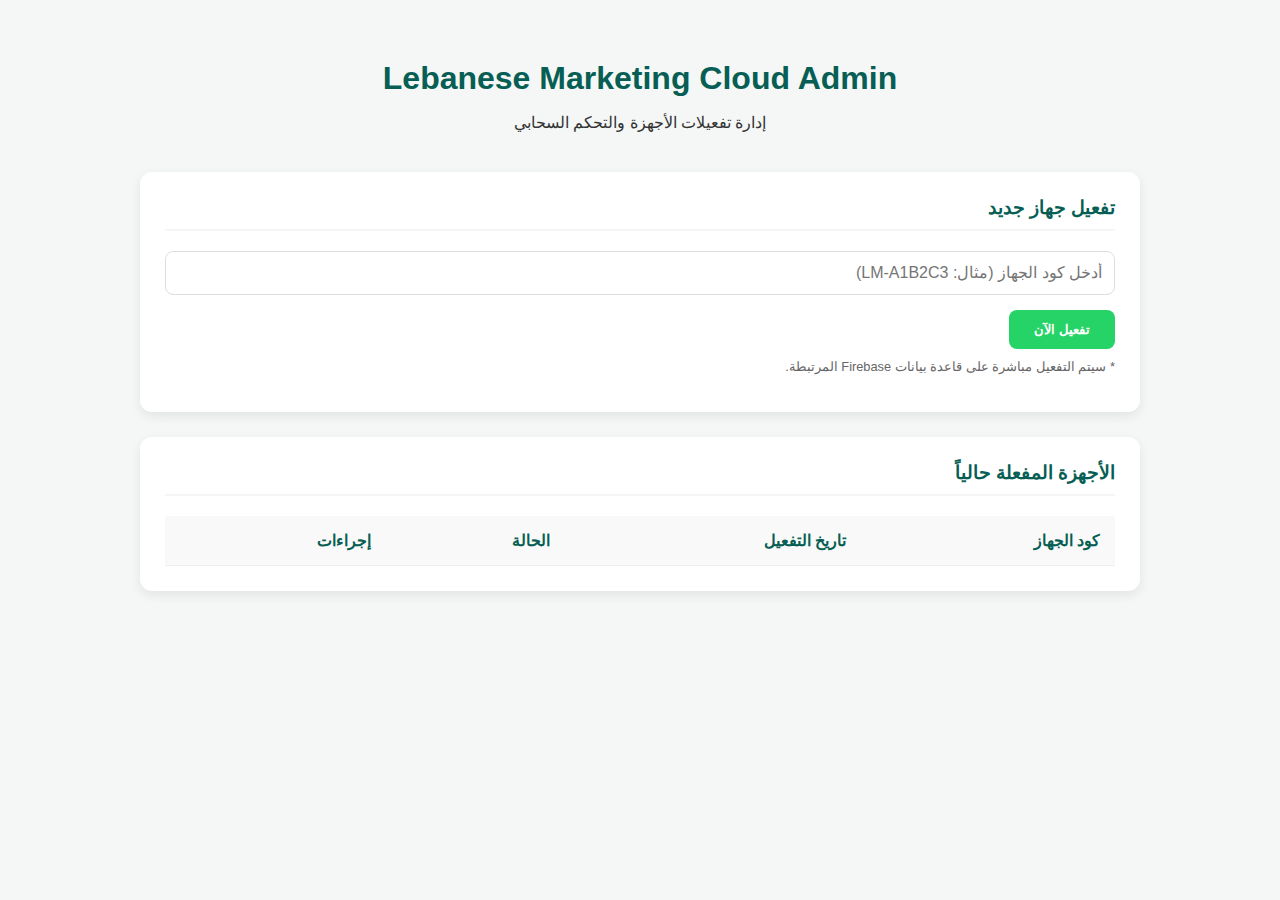
<file: index.html>
<!DOCTYPE html>
<html lang="ar" dir="rtl">
<head>
    <meta charset="UTF-8">
    <meta name="viewport" content="width=device-width, initial-scale=1.0">
    <title>Lebanese Marketing - Admin Dashboard v2.0</title>
    <link rel="stylesheet" href="style.css">
</head>
<body>
    <div class="dashboard-container">
        <header>
            <h1>Lebanese Marketing Cloud Admin</h1>
            <p>إدارة تفعيلات الأجهزة والتحكم السحابي</p>
        </header>

        <section class="activation-section">
            <div class="card">
                <h3>تفعيل جهاز جديد</h3>
                <div class="input-group">
                    <input type="text" id="deviceIdInput" placeholder="أدخل كود الجهاز (مثال: LM-A1B2C3)">
                    <button id="activateBtn" class="btn-primary">تفعيل الآن</button>
                </div>
                <p style="font-size: 0.8rem; color: #666; margin-top: 10px;">* سيتم التفعيل مباشرة على قاعدة بيانات Firebase المرتبطة.</p>
            </div>
        </section>

        <section class="list-section">
            <div class="card">
                <h3>الأجهزة المفعلة حالياً</h3>
                <div id="loadingStatus" style="display:none; text-align: center; padding: 10px; font-weight: bold; color: #075E54;">جاري تحميل البيانات من السحابة...</div>
                <table id="devicesTable">
                    <thead>
                        <tr>
                            <th>كود الجهاز</th>
                            <th>تاريخ التفعيل</th>
                            <th>الحالة</th>
                            <th>إجراءات</th>
                        </tr>
                    </thead>
                    <tbody id="devicesList">
                        <!-- سيتم ملء البيانات هنا تلقائياً -->
                    </tbody>
                </table>
            </div>
        </section>
    </div>

    <script src="app.js"></script>
</body>
</html>
</file>
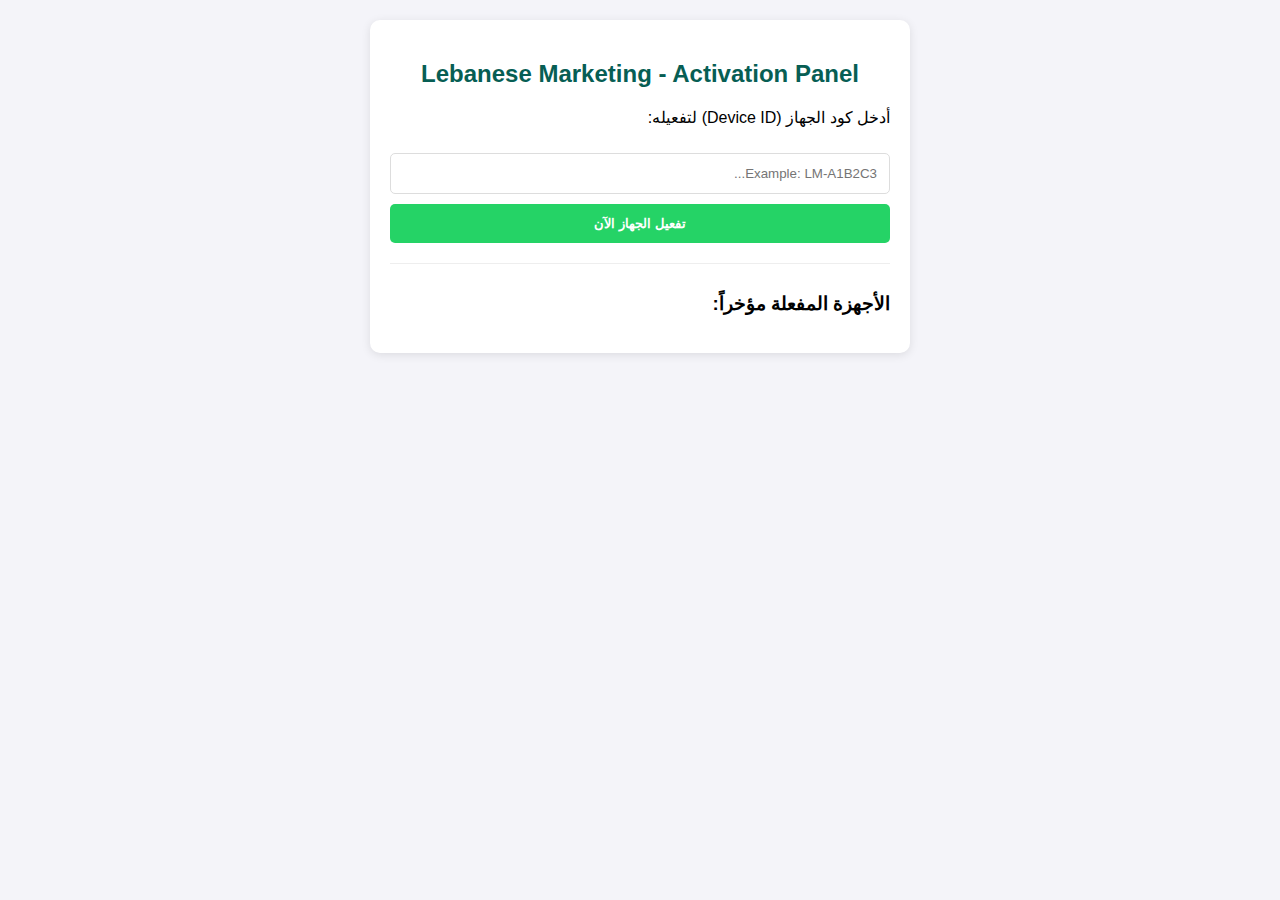
<file: admin.html>
<!DOCTYPE html>
<html lang="ar" dir="rtl">
<head>
    <meta charset="UTF-8">
    <meta name="viewport" content="width=device-width, initial-scale=1.0">
    <title>Admin Panel - Lebanese Marketing</title>
    <style>
        body { font-family: sans-serif; background: #f4f4f9; margin: 0; padding: 20px; }
        .container { max-width: 500px; margin: auto; background: white; padding: 20px; border-radius: 10px; box-shadow: 0 2px 10px rgba(0,0,0,0.1); }
        h2 { color: #075E54; text-align: center; }
        input { width: 100%; padding: 12px; margin: 10px 0; border: 1px solid #ddd; border-radius: 5px; box-sizing: border-box; }
        button { width: 100%; padding: 12px; background: #25D366; color: white; border: none; border-radius: 5px; cursor: pointer; font-weight: bold; }
        button:hover { background: #128C7E; }
        .log { margin-top: 20px; border-top: 1px solid #eee; padding-top: 10px; }
        .device-item { background: #f9f9f9; padding: 10px; margin: 5px 0; border-radius: 5px; display: flex; justify-content: space-between; align-items: center; }
        .status { font-size: 0.8rem; color: #666; }
    </style>
</head>
<body>
    <div class="container">
        <h2>Lebanese Marketing - Activation Panel</h2>
        <p>أدخل كود الجهاز (Device ID) لتفعيله:</p>
        <input type="text" id="deviceIdInput" placeholder="Example: LM-A1B2C3...">
        <button onclick="activateDevice()">تفعيل الجهاز الآن</button>

        <div class="log">
            <h3>الأجهزة المفعلة مؤخراً:</h3>
            <div id="deviceList">
                <!-- سيتم إضافة الأجهزة هنا -->
            </div>
        </div>
    </div>

    <script>
        function activateDevice() {
            const id = document.getElementById('deviceIdInput').value.trim();
            if (!id) {
                alert('يرجى إدخال كود الجهاز');
                return;
            }

            const list = document.getElementById('deviceList');
            const item = document.createElement('div');
            item.className = 'device-item';
            item.innerHTML = `<span>${id}</span> <span class="status">تم التفعيل ✅</span>`;
            list.prepend(item);
            
            alert('تم إرسال أمر التفعيل للجهاز: ' + id);
            document.getElementById('deviceIdInput').value = '';
        }
    </script>
</body>
</html>
</file>
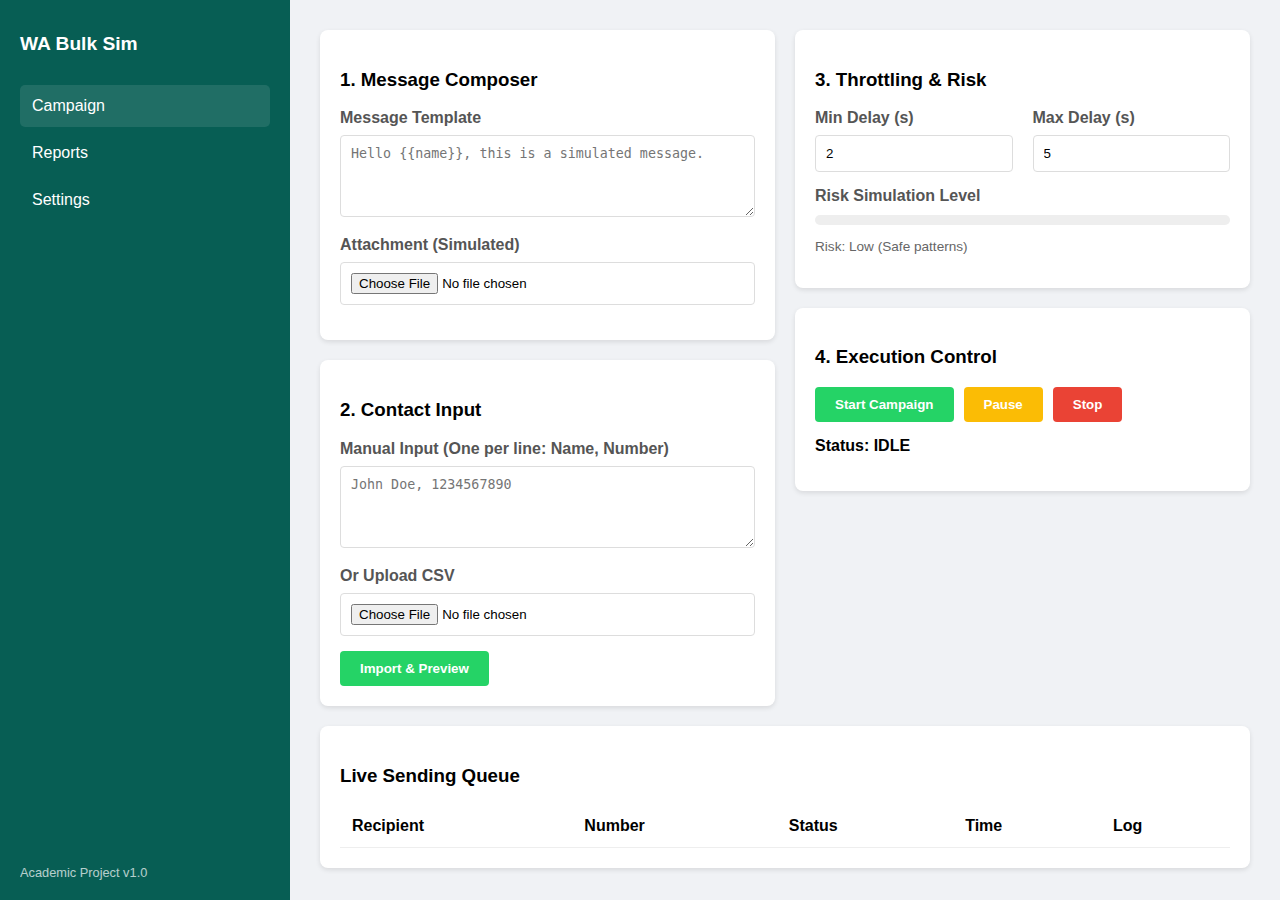
<file: dashboard.html>
<!DOCTYPE html>
<html lang="en">
<head>
  <meta charset="UTF-8">
  <title>Bulk Sender Dashboard - Academic Simulator</title>
  <style>
    :root {
      --wa-green: #25D366;
      --wa-dark-green: #075E54;
      --wa-blue: #34B7F1;
      --bg-light: #f0f2f5;
    }
    body { font-family: 'Segoe UI', Tahoma, Geneva, Verdana, sans-serif; background: var(--bg-light); margin: 0; display: flex; height: 100vh; }
    
    /* Sidebar */
    .sidebar { width: 250px; background: var(--wa-dark-green); color: white; padding: 20px; display: flex; flex-direction: column; }
    .sidebar h1 { font-size: 1.2rem; margin-bottom: 30px; }
    .nav-item { padding: 12px; cursor: pointer; border-radius: 5px; margin-bottom: 5px; }
    .nav-item:hover, .nav-item.active { background: rgba(255,255,255,0.1); }

    /* Main Content */
    .main { flex: 1; padding: 30px; overflow-y: auto; }
    .card { background: white; padding: 20px; border-radius: 8px; box-shadow: 0 2px 5px rgba(0,0,0,0.1); margin-bottom: 20px; }
    
    .grid { display: grid; grid-template-columns: 1fr 1fr; gap: 20px; }
    
    label { display: block; margin-bottom: 8px; font-weight: bold; color: #555; }
    textarea, input, select { width: 100%; padding: 10px; border: 1px solid #ddd; border-radius: 4px; box-sizing: border-box; margin-bottom: 15px; }
    
    .btn-group { display: flex; gap: 10px; }
    .btn { padding: 10px 20px; border: none; border-radius: 4px; cursor: pointer; font-weight: bold; }
    .btn-primary { background: var(--wa-green); color: white; }
    .btn-danger { background: #ea4335; color: white; }
    .btn-warning { background: #fbbc05; color: white; }

    /* Queue Table */
    table { width: 100%; border-collapse: collapse; margin-top: 10px; }
    th, td { text-align: left; padding: 12px; border-bottom: 1px solid #eee; }
    .status-pill { padding: 4px 8px; border-radius: 12px; font-size: 0.8rem; font-weight: bold; }
    .status-PENDING { background: #eee; color: #666; }
    .status-SENDING { background: #cce5ff; color: #004085; }
    .status-SENT { background: #d4edda; color: #155724; }
    .status-FAILED { background: #f8d7da; color: #721c24; }

    /* Risk Indicator */
    .risk-meter { height: 10px; background: #eee; border-radius: 5px; overflow: hidden; margin: 10px 0; }
    .risk-fill { height: 100%; width: 0%; transition: width 0.3s; }
    .risk-low { background: #25D366; }
    .risk-med { background: #fbbc05; }
    .risk-high { background: #ea4335; }
  </style>
</head>
<body>
  <div class="sidebar">
    <h1>WA Bulk Sim</h1>
    <div class="nav-item active">Campaign</div>
    <div class="nav-item">Reports</div>
    <div class="nav-item">Settings</div>
    <div style="margin-top: auto; font-size: 0.8rem; opacity: 0.7;">Academic Project v1.0</div>
  </div>

  <div class="main">
    <div class="grid">
      <!-- Left: Configuration -->
      <div>
        <div class="card">
          <h3>1. Message Composer</h3>
          <label>Message Template</label>
          <textarea id="messageTemplate" rows="4" placeholder="Hello {{name}}, this is a simulated message."></textarea>
          
          <label>Attachment (Simulated)</label>
          <input type="file" id="attachmentMock">
        </div>

        <div class="card">
          <h3>2. Contact Input</h3>
          <label>Manual Input (One per line: Name, Number)</label>
          <textarea id="contactInput" rows="4" placeholder="John Doe, 1234567890"></textarea>
          <label>Or Upload CSV</label>
          <input type="file" id="csvUpload" accept=".csv">
          <button class="btn btn-primary" id="importContacts">Import & Preview</button>
        </div>
      </div>

      <!-- Right: Control & Risk -->
      <div>
        <div class="card">
          <h3>3. Throttling & Risk</h3>
          <div class="grid" style="grid-template-columns: 1fr 1fr;">
            <div>
              <label>Min Delay (s)</label>
              <input type="number" id="minDelay" value="2">
            </div>
            <div>
              <label>Max Delay (s)</label>
              <input type="number" id="maxDelay" value="5">
            </div>
          </div>
          
          <label>Risk Simulation Level</label>
          <div class="risk-meter">
            <div id="riskFill" class="risk-fill risk-low"></div>
          </div>
          <p id="riskText" style="font-size: 0.85rem; color: #666;">Risk: Low (Safe patterns)</p>
        </div>

        <div class="card">
          <h3>4. Execution Control</h3>
          <div class="btn-group">
            <button class="btn btn-primary" id="startBtn">Start Campaign</button>
            <button class="btn btn-warning" id="pauseBtn" disabled>Pause</button>
            <button class="btn btn-danger" id="stopBtn" disabled>Stop</button>
          </div>
          <p id="stateDisplay" style="margin-top: 15px; font-weight: bold;">Status: IDLE</p>
        </div>
      </div>
    </div>

    <!-- Bottom: Queue -->
    <div class="card">
      <h3>Live Sending Queue</h3>
      <table id="queueTable">
        <thead>
          <tr>
            <th>Recipient</th>
            <th>Number</th>
            <th>Status</th>
            <th>Time</th>
            <th>Log</th>
          </tr>
        </thead>
        <tbody>
          <!-- Rows injected by JS -->
        </tbody>
      </table>
    </div>
  </div>

  <script src="dashboard.js"></script>
</body>
</html>
</file>
<file: style.css>
:root {
    --primary-color: #25D366;
    --secondary-color: #075E54;
    --bg-color: #f4f7f6;
    --card-bg: #ffffff;
    --text-color: #333;
    --danger-color: #e74c3c;
}

body {
    font-family: 'Segoe UI', Tahoma, Geneva, Verdana, sans-serif;
    background-color: var(--bg-color);
    color: var(--text-color);
    margin: 0;
    padding: 0;
}

.dashboard-container {
    max-width: 1000px;
    margin: 40px auto;
    padding: 20px;
}

header {
    text-align: center;
    margin-bottom: 40px;
}

header h1 {
    color: var(--secondary-color);
    margin: 0;
}

.card {
    background: var(--card-bg);
    padding: 25px;
    border-radius: 12px;
    box-shadow: 0 4px 12px rgba(0,0,0,0.08);
    margin-bottom: 25px;
}

h3 {
    margin-top: 0;
    color: var(--secondary-color);
    border-bottom: 2px solid var(--bg-color);
    padding-bottom: 10px;
    margin-bottom: 20px;
}

input {
    width: 100%;
    padding: 12px;
    border: 1px solid #ddd;
    border-radius: 8px;
    box-sizing: border-box;
    font-size: 1rem;
    margin-bottom: 15px;
}

.btn-primary {
    background-color: var(--primary-color);
    color: white;
    border: none;
    padding: 12px 25px;
    border-radius: 8px;
    cursor: pointer;
    font-weight: bold;
    transition: 0.3s;
}

.btn-secondary {
    background-color: var(--secondary-color);
    color: white;
    border: none;
    padding: 12px 25px;
    border-radius: 8px;
    cursor: pointer;
    font-weight: bold;
}

button:hover {
    opacity: 0.9;
}

table {
    width: 100%;
    border-collapse: collapse;
    margin-top: 10px;
}

th, td {
    text-align: right;
    padding: 15px;
    border-bottom: 1px solid #eee;
}

th {
    background-color: #f9f9f9;
    color: var(--secondary-color);
}

.status-active {
    color: var(--primary-color);
    font-weight: bold;
}

.btn-delete {
    background: none;
    border: 1px solid var(--danger-color);
    color: var(--danger-color);
    padding: 5px 10px;
    border-radius: 4px;
    cursor: pointer;
}

.btn-delete:hover {
    background: var(--danger-color);
    color: white;
}
</file>
